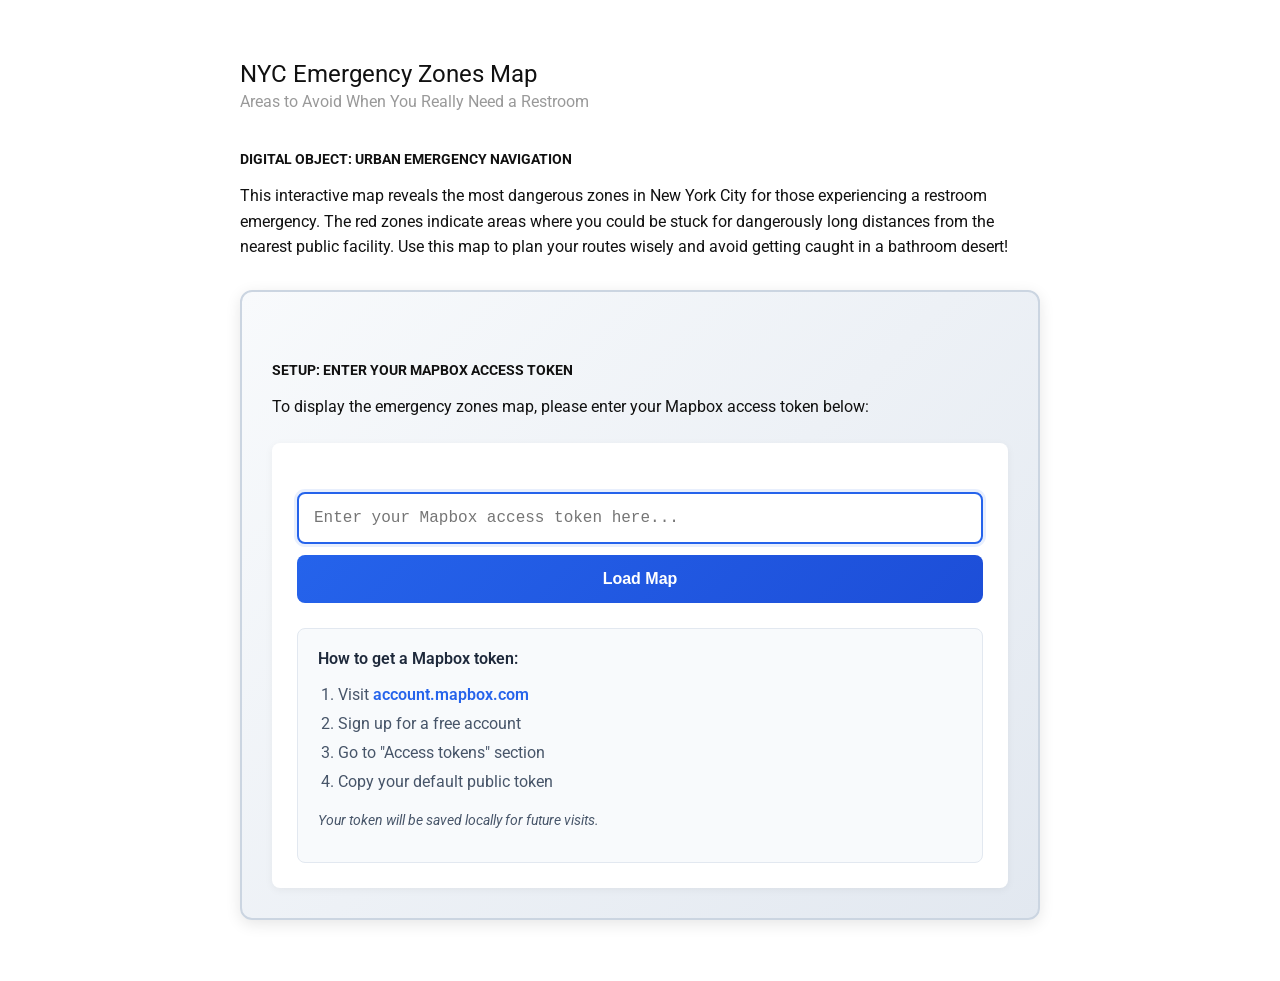
<file: index.html>
<!DOCTYPE html>
<html lang="en">
<head>
    <meta charset="UTF-8">
    <meta name="viewport" content="width=device-width, initial-scale=1.0">
    <title>NYC Emergency Zones - Areas to Avoid When Nature Calls</title>
    <link href="https://fonts.googleapis.com/css2?family=Roboto:wght@300;400;700&display=swap" rel="stylesheet">
    <link href="https://api.mapbox.com/mapbox-gl-js/v2.15.0/mapbox-gl.css" rel="stylesheet">
    <link rel="stylesheet" href="style.css">
</head>
<body>

    <main>
        <div class="project-title">NYC Emergency Zones Map</div>
        <div class="project-subtitle">Areas to Avoid When You Really Need a Restroom</div>

        <div class="section-title">Digital Object: Urban Emergency Navigation</div>
        <p>This interactive map reveals the most dangerous zones in New York City for those experiencing a restroom emergency. The red zones indicate areas where you could be stuck for dangerously long distances from the nearest public facility. Use this map to plan your routes wisely and avoid getting caught in a bathroom desert!</p>

        <!-- Mapbox Token Input Section -->
        <div id="tokenSection" class="token-section">
            <div class="section-title">Setup: Enter Your Mapbox Access Token</div>
            <p>To display the emergency zones map, please enter your Mapbox access token below:</p>
            <div class="token-input-container">
                <div class="token-input-group">
                    <input type="text" id="mapboxToken" placeholder="Enter your Mapbox access token here..." />
                    <button id="submitToken">Load Map</button>
                </div>
                <div class="token-help">
                    <div class="help-header">How to get a Mapbox token:</div>
                    <ol>
                        <li>Visit <a href="https://account.mapbox.com/" target="_blank">account.mapbox.com</a></li>
                        <li>Sign up for a free account</li>
                        <li>Go to "Access tokens" section</li>
                        <li>Copy your default public token</li>
                    </ol>
                    <p class="help-note">Your token will be saved locally for future visits.</p>
                </div>
            </div>
        </div>

        <!-- Main Map Section (Hidden until token is provided) -->
        <div id="mapSection" class="map-section hidden">
            <div class="section-title">NYC Restroom Emergency Zones Map</div>
            <p>Explore the most dangerous areas for bathroom emergencies across NYC. Green dots show safe havens (public restrooms), while the red heat zones reveal where you definitely don't want to be caught when nature calls. Use the analysis tools below to identify the riskiest neighborhoods!</p>
            
            <div id="mapbox-container-restrooms"></div>
            
            <!-- Enhanced Controls Section -->
            <div class="controls">
            <div class="filter-group">
                <label for="searchFacility">Search Safe Zones:</label>
                <input type="text" id="searchFacility" placeholder="Search for restroom locations or areas...">
            </div>
            
            <div class="filter-group">
                <label for="statusFilter">Facility Status:</label>
                <select id="statusFilter">
                    <option value="all">All Facilities</option>
                    <option value="Operational">Safe Zones Only</option>
                    <option value="Not Operational">Avoid These</option>
                    <option value="Closed for Construction">Temporarily Unavailable</option>
                </select>
            </div>
            
            <div class="filter-group">
                <label for="accessibilityFilter">Emergency Access:</label>
                <select id="accessibilityFilter">
                    <option value="all">All Access Types</option>
                    <option value="Fully Accessible">Fully Accessible</option>
                    <option value="Partially Accessible">Limited Access</option>
                </select>
            </div>
            
            <div class="filter-group">
                <label for="locationTypeFilter">Safe Zone Type:</label>
                <select id="locationTypeFilter">
                    <option value="all">All Types</option>
                    <option value="Park">Parks</option>
                    <option value="Library">Libraries</option>
                    <option value="Other">Other Safe Zones</option>
                </select>
            </div>
            
            <div class="button-group">
                <button id="resetAllFilters">Reset All Filters</button>
                <button id="fitToRestrooms">Show All Zones</button>
                <button id="findNearMe">Find Safe Zones Near Me</button>
                <button id="toggleHeatmap">Show Danger Zone Analysis</button>
            </div>
        </div>

        <!-- Heat Map Legend -->
        <div id="heatmapLegend" class="heatmap-legend hidden">
            <h4>Bathroom Emergency Danger Zone Analysis</h4>
            <div class="legend-content">
                <div class="legend-item">
                    <div class="legend-color" style="background: #00ff00;"></div>
                    <span>Safe Zone (&lt; 200m to restroom)</span>
                </div>
                <div class="legend-item">
                    <div class="legend-color" style="background: #80ff00;"></div>
                    <span>Caution Zone (200-400m)</span>
                </div>
                <div class="legend-item">
                    <div class="legend-color" style="background: #ffff00;"></div>
                    <span>Risk Zone (400-600m)</span>
                </div>
                <div class="legend-item">
                    <div class="legend-color" style="background: #ff8000;"></div>
                    <span>Danger Zone (600-800m)</span>
                </div>
                <div class="legend-item">
                    <div class="legend-color" style="background: #ff0000;"></div>
                    <span>AVOID AT ALL COSTS (&gt; 800m)</span>
                </div>
                <div class="legend-note">
                    <small>Based on 100×100 grid analysis - Don't get caught in the red zones!</small>
                </div>
            </div>
        </div>

        <!-- Info Panel -->
        <div class="info-panel">
            <h3>How to Use This Emergency Zone Map</h3>
            <ul>
                <li><strong>Click</strong> green markers to see safe restroom locations</li>
                <li><strong>Search</strong> for specific areas or neighborhoods to check</li>
                <li><strong>Filter</strong> by facility status and accessibility</li>
                <li><strong>"Find Safe Zones Near Me"</strong> to locate emergency options nearby</li>
                <li><strong>"Danger Zone Analysis"</strong> reveals the riskiest areas to avoid</li>
                <li><strong>Red zones = DANGER!</strong> Plan your route to avoid these areas</li>
            </ul>
        </div>
        
        </div> <!-- End of mapSection -->

    </main>
    
    <script src="https://api.mapbox.com/mapbox-gl-js/v2.15.0/mapbox-gl.js"></script>
    <script src="restroom-map.js"></script>
</body>
</html>
</file>
<file: style.css>
@import url('https://fonts.googleapis.com/css2?family=Roboto:wght@300;400;700&display=swap');

body {
    font-family: 'Roboto', sans-serif;
    background-color: #ffffff;
    color: #111;
    margin: 0;
    padding: 0;
}

header {
    display: flex;
    justify-content: flex-start;
    align-items: center;
    margin: 0 auto;
    padding: 24px 40px;
    border-bottom: 1px solid #ccc;
    font-size: 14px;
}

header .left {
    color: #aaa;
    width: 100px;
}

header .center {
    font-weight: 400;
    text-align: left;
    margin-left: 100px;
    flex-grow: 1;
}

header .center span {
    font-size: 12px;
    color: #888;
}

header .right {
    width: 100px;
    text-align: right;
}

header .right a {
    color: #000;
    text-decoration: none;
    font-weight: 400;
}

main {
    max-width: 800px;
    margin: 60px 0;
    padding: 0 40px;
    margin-left: auto;
    margin-right: auto;
}

.project-meta {
    font-size: 14px;
    color: #999;
    margin-bottom: 8px;
}

.project-title {
    font-size: 24px;
    font-weight: 400;
    margin-bottom: 4px;
}

.project-subtitle {
    font-size: 16px;
    color: #999;
    margin-bottom: 24px;
}

.advisor {
    font-size: 14px;
    margin-bottom: 40px;
    color: #333;
}

.section-title {
    font-weight: 700;
    text-transform: uppercase;
    margin-top: 40px;
    margin-bottom: 12px;
    font-size: 14px;
}

p {
    font-size: 16px;
    line-height: 1.6;
    margin-bottom: 24px;
    color: #111;
}

#mapbox-container-1, #mapbox-container-2, #mapbox-container-3 {
    width: 100%;
    height: 400px;
    margin: 40px 0;
    display: block;
    border: 1px solid #ccc;
}

.controls {
    display: flex;
    gap: 12px;
    margin: 24px 0;
    justify-content: center;
}

.controls button {
    padding: 8px 16px;
    background-color: #f5f5f5;
    color: #333;
    border: 1px solid #ccc;
    cursor: pointer;
    font-size: 14px;
    font-family: 'Roboto', sans-serif;
    font-weight: 400;
    transition: background-color 0.2s ease;
}

.controls button:hover {
    background-color: #e5e5e5;
}

.controls button:active {
    background-color: #d5d5d5;
}

/* Style for form elements in controls */
.controls select,
.controls input[type="text"] {
    padding: 8px 12px;
    background-color: #ffffff;
    color: #333;
    border: 1px solid #ccc;
    border-radius: 4px;
    font-size: 14px;
    font-family: 'Roboto', sans-serif;
    font-weight: 400;
    transition: border-color 0.2s ease;
}

.controls select:focus,
.controls input[type="text"]:focus {
    outline: none;
    border-color: #0066cc;
    box-shadow: 0 0 0 2px rgba(0, 102, 204, 0.2);
}

.controls select {
    min-width: 120px;
}

.controls input[type="text"] {
    min-width: 200px;
}

.info-panel {
    background: white;
    padding: 25px;
    border-radius: 15px;
    box-shadow: 0 5px 20px rgba(0,0,0,0.1);
    max-width: 600px;
    margin: 0 auto;
}

.info-panel h3 {
    color: #333;
    margin-bottom: 15px;
    font-size: 1.3rem;
    border-bottom: 2px solid #4CAF50;
    padding-bottom: 10px;
}

.info-panel ul {
    list-style: none;
    padding-left: 0;
}

.info-panel li {
    padding: 8px 0;
    border-bottom: 1px solid #eee;
    position: relative;
    padding-left: 25px;
}

.info-panel li:before {
    content: "📍";
    position: absolute;
    left: 0;
    color: #4CAF50;
}

.info-panel li:last-child {
    border-bottom: none;
}

/* Responsive design */
@media (max-width: 768px) {
    .container {
        padding: 15px;
    }
    
    header h1 {
        font-size: 2rem;
    }
    
    #map {
        height: 400px;
    }
    
    .controls {
        flex-direction: column;
        align-items: center;
    }
    
    .controls button {
        width: 200px;
    }
}

@media (max-width: 480px) {
    header h1 {
        font-size: 1.5rem;
    }
    
    #map {
        height: 300px;
    }
    
    .info-panel {
        padding: 20px;
    }
}

/* ======================================================================== */
/* ADDITIONAL STYLES FOR PUBLIC RESTROOMS MAP */
/* ======================================================================== */

/* Main map container for restrooms */
#mapbox-container-restrooms {
    width: 100%;
    height: 500px;
    margin: 40px 0;
    display: block;
    border: 1px solid #ccc;
    border-radius: 8px;
    box-shadow: 0 4px 6px rgba(0, 0, 0, 0.1);
}

/* Enhanced controls layout */
.controls .filter-group {
    display: flex;
    flex-direction: column;
    align-items: flex-start;
    gap: 4px;
}

.controls .filter-group label {
    font-size: 12px;
    font-weight: 600;
    color: #555;
    text-transform: uppercase;
    letter-spacing: 0.5px;
}

.controls .button-group {
    display: flex;
    gap: 8px;
    margin-top: 12px;
}

/* Responsive controls for restrooms page */
@media (max-width: 768px) {
    .controls {
        flex-direction: column;
        align-items: stretch;
        gap: 16px;
    }
    
    .controls .filter-group {
        align-items: stretch;
    }
    
    .controls .button-group {
        flex-direction: column;
        margin-top: 8px;
    }
    
    .controls select,
    .controls input[type="text"] {
        min-width: unset;
        width: 100%;
    }
}

/* Statistics panel */
.stats-panel {
    background: linear-gradient(135deg, #667eea 0%, #764ba2 100%);
    color: white;
    padding: 25px;
    border-radius: 12px;
    margin: 30px 0;
    box-shadow: 0 8px 25px rgba(0, 0, 0, 0.15);
}

.stats-panel h3 {
    margin: 0 0 20px 0;
    font-size: 1.2rem;
    font-weight: 600;
    text-align: center;
}

.stats-grid {
    display: grid;
    grid-template-columns: repeat(auto-fit, minmax(150px, 1fr));
    gap: 20px;
}

.stat-item {
    text-align: center;
    padding: 15px;
    background: rgba(255, 255, 255, 0.15);
    border-radius: 8px;
    backdrop-filter: blur(10px);
}

.stat-number {
    display: block;
    font-size: 2rem;
    font-weight: 700;
    margin-bottom: 5px;
}

.stat-label {
    font-size: 0.9rem;
    opacity: 0.9;
    font-weight: 300;
}

/* Enhanced info panel for restrooms */
.info-panel {
    background: white;
    padding: 25px;
    border-radius: 15px;
    box-shadow: 0 5px 20px rgba(0,0,0,0.1);
    max-width: 700px;
    margin: 30px auto;
    border-left: 5px solid #4CAF50;
}

.info-panel h3 {
    color: #333;
    margin-bottom: 15px;
    font-size: 1.3rem;
    border-bottom: 2px solid #4CAF50;
    padding-bottom: 10px;
}

.info-panel ul {
    list-style: none;
    padding-left: 0;
}

.info-panel li {
    padding: 10px 0;
    border-bottom: 1px solid #f0f0f0;
    position: relative;
    padding-left: 30px;
    line-height: 1.5;
}

.info-panel li:before {
    content: "🎯";
    position: absolute;
    left: 0;
    color: #4CAF50;
    font-size: 16px;
}

.info-panel li:last-child {
    border-bottom: none;
}

/* Popup styles */
.restroom-popup {
    max-width: 300px;
    font-family: 'Roboto', sans-serif;
}

.restroom-popup h3 {
    border-bottom: 2px solid #4CAF50;
    padding-bottom: 8px;
    margin-bottom: 12px;
}

.popup-section {
    margin-bottom: 8px;
    padding: 4px 0;
    line-height: 1.4;
}

.popup-section strong {
    color: #333;
}

/* Button hover effects for restroom page */
.controls button {
    border-radius: 6px;
    transition: all 0.3s ease;
    border: 1px solid #ddd;
}

.controls button:hover {
    background-color: #4CAF50;
    color: white;
    border-color: #4CAF50;
    transform: translateY(-1px);
    box-shadow: 0 4px 8px rgba(76, 175, 80, 0.3);
}

.controls button:active {
    transform: translateY(0);
    box-shadow: 0 2px 4px rgba(76, 175, 80, 0.3);
}

/* Enhanced select and input styling */
.controls select,
.controls input[type="text"] {
    border-radius: 6px;
    border: 1px solid #ddd;
    transition: all 0.3s ease;
}

.controls select:focus,
.controls input[type="text"]:focus {
    border-color: #4CAF50;
    box-shadow: 0 0 0 3px rgba(76, 175, 80, 0.1);
}

/* Loading and error states */
.loading-message {
    text-align: center;
    padding: 40px;
    color: #666;
    font-style: italic;
}

.error-message {
    background: #fee2e2;
    color: #dc2626;
    padding: 20px;
    border-radius: 8px;
    border: 1px solid #fecaca;
    margin: 20px 0;
    text-align: center;
}

/* Mobile responsiveness for restroom page */
@media (max-width: 480px) {
    #mapbox-container-restrooms {
        height: 400px;
        margin: 20px 0;
    }
    
    .stats-grid {
        grid-template-columns: repeat(2, 1fr);
        gap: 10px;
    }
    
    .stats-panel {
        padding: 20px;
        margin: 20px 0;
    }
    
    .stat-number {
        font-size: 1.5rem;
    }
    
    .info-panel {
        padding: 20px;
        margin: 20px auto;
    }
    
    .info-panel li {
        padding-left: 25px;
        font-size: 14px;
    }
    
    .restroom-popup {
        max-width: 250px;
    }
}

/* Token Section Styles */
.token-section {
    background: linear-gradient(135deg, #f8fafc 0%, #e2e8f0 100%);
    border: 2px solid #cbd5e1;
    border-radius: 12px;
    padding: 30px;
    margin: 30px 0;
    box-shadow: 0 4px 15px rgba(0, 0, 0, 0.1);
}

.token-input-container {
    background: white;
    border-radius: 8px;
    padding: 25px;
    margin-top: 20px;
    box-shadow: 0 2px 8px rgba(0, 0, 0, 0.05);
}

.token-input-group {
    display: flex;
    gap: 12px;
    margin-bottom: 25px;
    flex-wrap: wrap;
}

.token-input-group input {
    flex: 1;
    min-width: 300px;
    padding: 15px 20px;
    border: 2px solid #e5e7eb;
    border-radius: 8px;
    font-size: 16px;
    font-family: 'Roboto Mono', monospace;
    transition: all 0.3s ease;
    background: #fafafa;
}

.token-input-group input:focus {
    outline: none;
    border-color: #2563eb;
    background: white;
    box-shadow: 0 0 0 3px rgba(37, 99, 235, 0.1);
    transform: translateY(-1px);
}

.token-input-group button {
    padding: 15px 30px;
    background: linear-gradient(135deg, #2563eb, #1d4ed8);
    color: white;
    border: none;
    border-radius: 8px;
    font-size: 16px;
    font-weight: 600;
    cursor: pointer;
    transition: all 0.3s ease;
    white-space: nowrap;
    min-width: 150px;
}

.token-input-group button:hover {
    background: linear-gradient(135deg, #1d4ed8, #1e40af);
    transform: translateY(-2px);
    box-shadow: 0 8px 25px rgba(37, 99, 235, 0.3);
}

.token-input-group button:disabled {
    background: #9ca3af;
    cursor: not-allowed;
    transform: none;
    box-shadow: none;
}

.token-help {
    background: #f1f5f9;
    border: 1px solid #e2e8f0;
    border-radius: 8px;
    padding: 20px;
}

.help-header {
    font-weight: 600;
    color: #1e293b;
    margin-bottom: 15px;
    font-size: 16px;
}

.token-help ol {
    margin: 15px 0;
    padding-left: 20px;
    color: #475569;
}

.token-help li {
    margin: 8px 0;
    line-height: 1.6;
}

.token-help a {
    color: #2563eb;
    text-decoration: none;
    font-weight: 600;
}

.token-help a:hover {
    text-decoration: underline;
}

.help-note {
    margin-top: 15px;
    color: #64748b;
    font-style: italic;
    font-size: 14px;
}

/* Hide/Show sections */
.hidden {
    display: none !important;
}

.map-section {
    margin-top: 30px;
}

/* Heat Map Legend Styles */
.heatmap-legend {
    background: white;
    border: 2px solid #e5e7eb;
    border-radius: 8px;
    padding: 20px;
    margin: 20px 0;
    box-shadow: 0 4px 12px rgba(0, 0, 0, 0.1);
}

.heatmap-legend h4 {
    margin: 0 0 15px 0;
    color: #1f2937;
    font-size: 16px;
    font-weight: 600;
}

.legend-content {
    display: flex;
    flex-direction: column;
    gap: 8px;
}

.legend-item {
    display: flex;
    align-items: center;
    gap: 10px;
    font-size: 14px;
}

.legend-color {
    width: 20px;
    height: 15px;
    border-radius: 3px;
    border: 1px solid #ccc;
}

.legend-item span {
    color: #374151;
}

.legend-note {
    margin-top: 10px;
    padding-top: 8px;
    border-top: 1px solid #e5e7eb;
}

.legend-note small {
    color: #6b7280;
    font-style: italic;
}

/* Mobile responsiveness for legend */
@media (max-width: 768px) {
    .heatmap-legend {
        padding: 15px;
        margin: 15px 0;
    }
    
    .legend-content {
        gap: 6px;
    }
    
    .legend-item {
        font-size: 13px;
    }
    
    .legend-color {
        width: 18px;
        height: 13px;
    }
}

/* Mobile responsiveness for token section */
@media (max-width: 768px) {
    .token-input-group {
        flex-direction: column;
    }
    
    .token-input-group input {
        min-width: auto;
        width: 100%;
    }
    
    .token-input-group button {
        width: 100%;
    }
    
    .token-section {
        padding: 20px;
        margin: 20px 0;
    }
    
    .token-input-container {
        padding: 20px;
    }
}

/* Token Modal Styles - Keep for backwards compatibility but unused */
.modal {
    display: flex;
    position: fixed;
    z-index: 10000;
    left: 0;
    top: 0;
    width: 100%;
    height: 100%;
    background-color: rgba(0, 0, 0, 0.7);
    align-items: center;
    justify-content: center;
}

.modal-content {
    background-color: #fff;
    padding: 40px;
    border-radius: 12px;
    box-shadow: 0 10px 30px rgba(0, 0, 0, 0.3);
    max-width: 500px;
    width: 90%;
    text-align: center;
    animation: modalSlideIn 0.3s ease-out;
}

@keyframes modalSlideIn {
    from {
        transform: translateY(-50px);
        opacity: 0;
    }
    to {
        transform: translateY(0);
        opacity: 1;
    }
}

.modal-content h2 {
    color: #2563eb;
    margin-bottom: 20px;
    font-size: 1.5rem;
}

.token-input-group {
    margin: 25px 0;
    display: flex;
    gap: 10px;
    flex-direction: column;
}

.token-input-group input {
    padding: 15px;
    border: 2px solid #e5e7eb;
    border-radius: 8px;
    font-size: 16px;
    transition: border-color 0.3s ease;
    font-family: 'Roboto Mono', monospace;
}

.token-input-group input:focus {
    outline: none;
    border-color: #2563eb;
    box-shadow: 0 0 0 3px rgba(37, 99, 235, 0.1);
}

.token-input-group button {
    padding: 15px 30px;
    background: linear-gradient(135deg, #2563eb, #1d4ed8);
    color: white;
    border: none;
    border-radius: 8px;
    font-size: 16px;
    font-weight: 600;
    cursor: pointer;
    transition: all 0.3s ease;
}

.token-input-group button:hover {
    background: linear-gradient(135deg, #1d4ed8, #1e40af);
    transform: translateY(-2px);
    box-shadow: 0 5px 15px rgba(37, 99, 235, 0.3);
}

.token-input-group button:disabled {
    background: #9ca3af;
    cursor: not-allowed;
    transform: none;
    box-shadow: none;
}

.token-help {
    background: #f8fafc;
    border: 1px solid #e2e8f0;
    border-radius: 8px;
    padding: 20px;
    margin-top: 25px;
    text-align: left;
}

.token-help p {
    margin: 10px 0;
    color: #475569;
}

.token-help ol {
    margin: 15px 0;
    padding-left: 20px;
    color: #475569;
}

.token-help li {
    margin: 5px 0;
    line-height: 1.5;
}

.token-help a {
    color: #2563eb;
    text-decoration: none;
    font-weight: 600;
}

.token-help a:hover {
    text-decoration: underline;
}

.token-help small {
    color: #64748b;
    font-style: italic;
}

/* Hide modal by default */
.modal.hidden {
    display: none;
}
</file>
